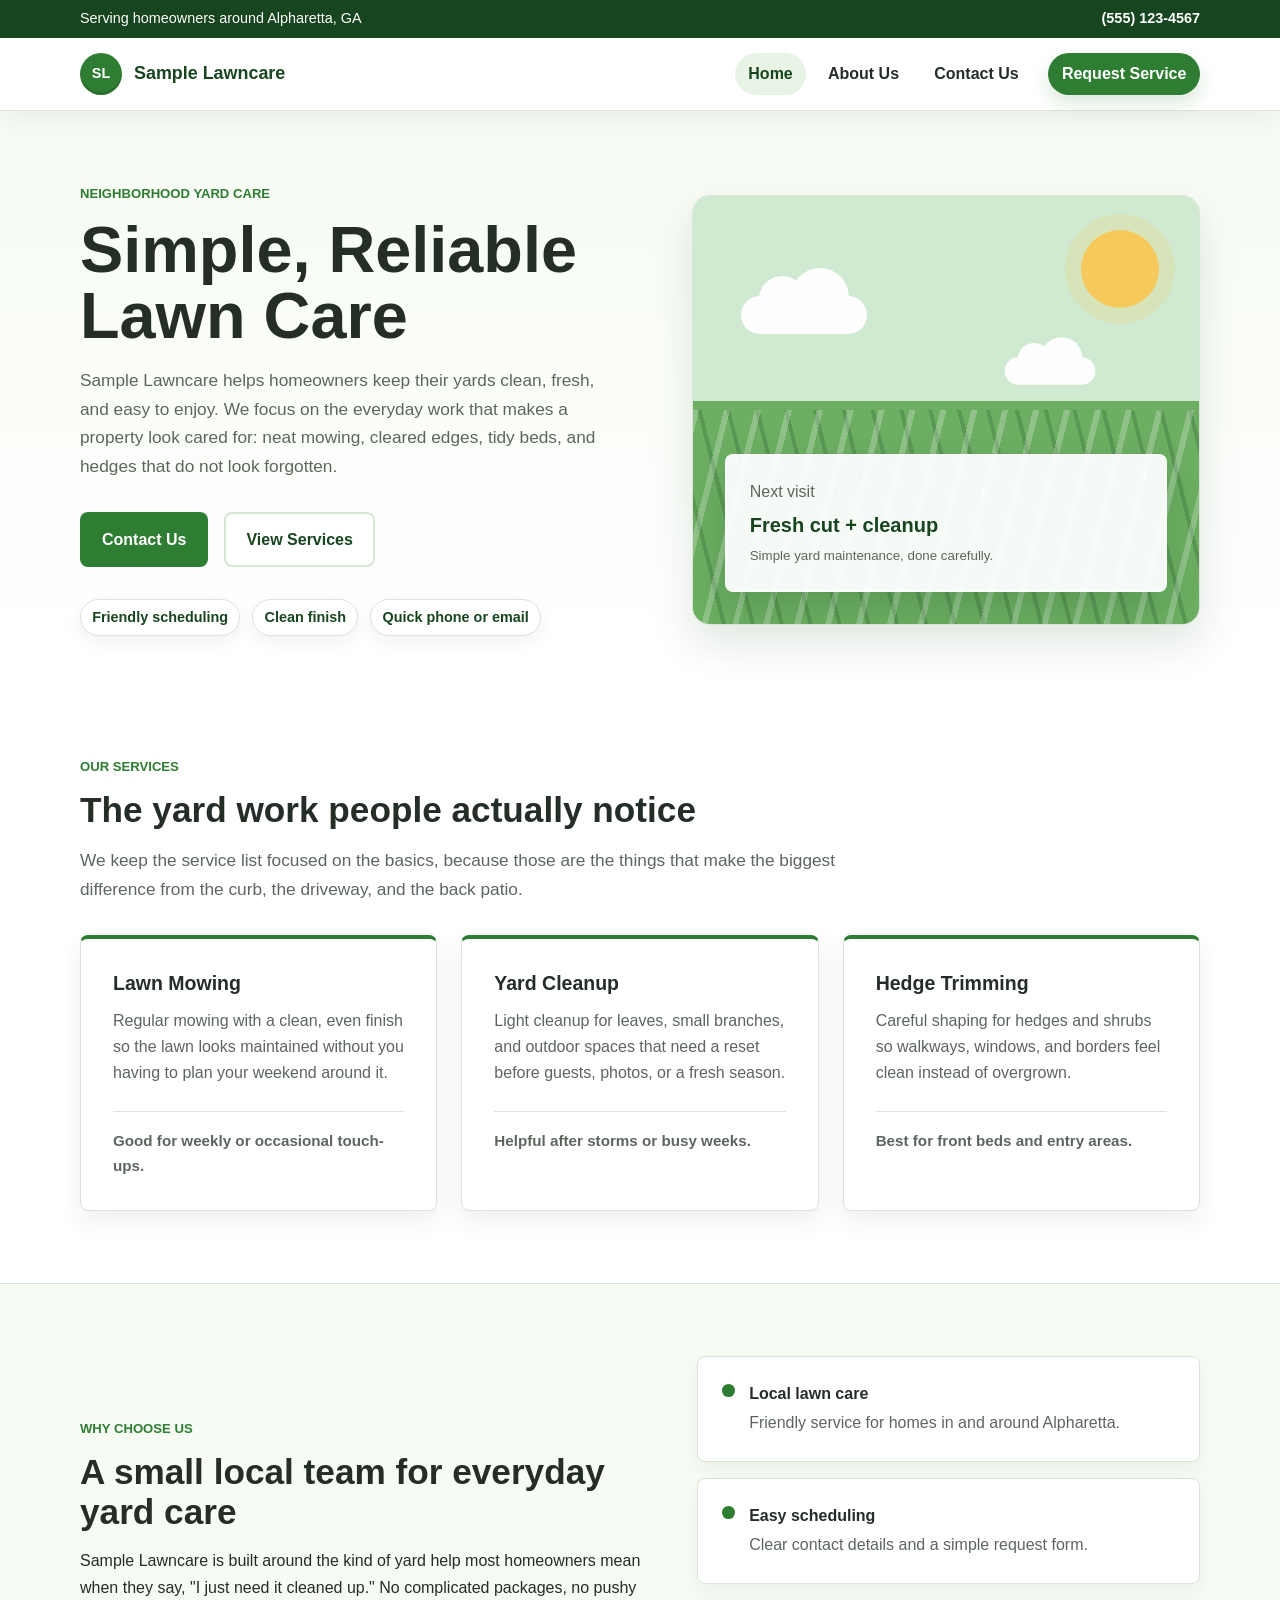
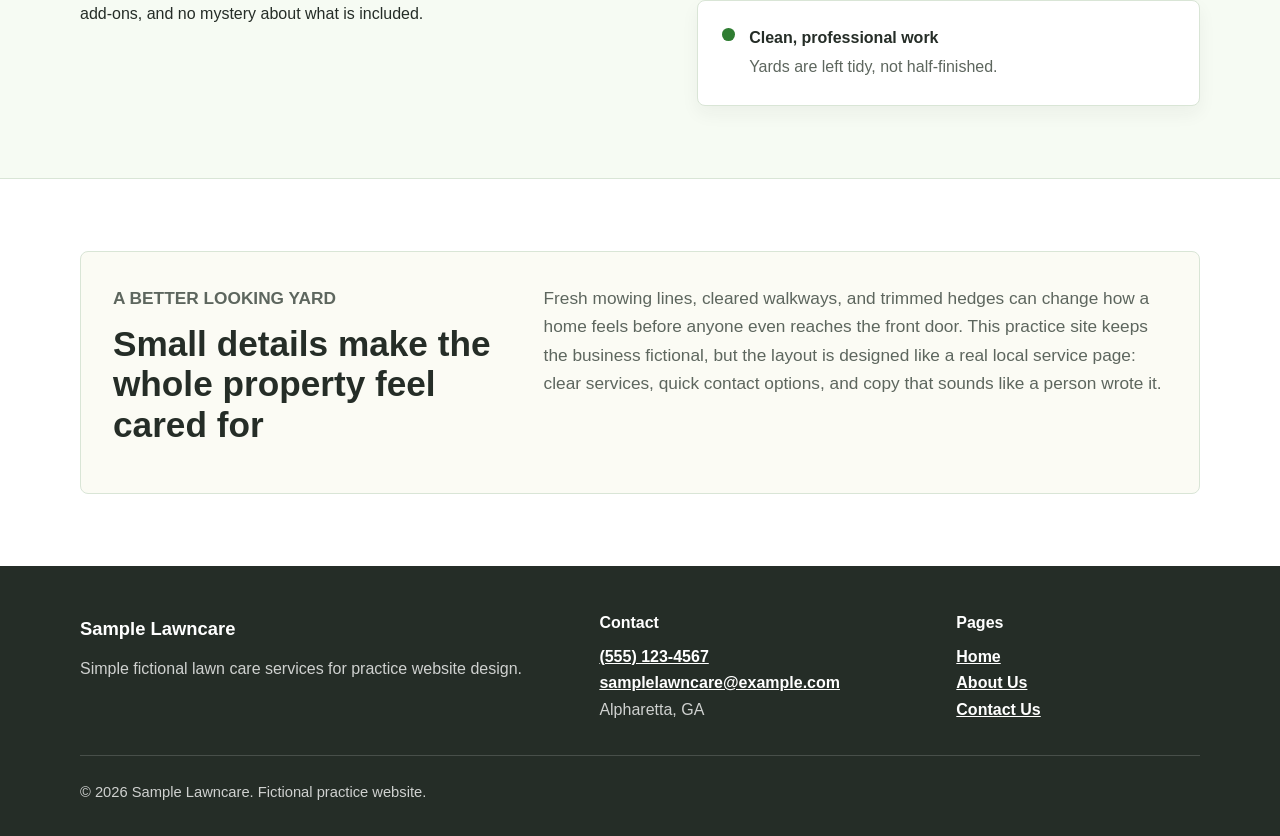
<file: index.html>
<!DOCTYPE html>
<html lang="en">
<head>
  <meta charset="UTF-8">
  <meta name="viewport" content="width=device-width, initial-scale=1.0">
  <meta name="description" content="Sample Lawncare offers simple, reliable lawn care services for homeowners in Alpharetta, GA.">
  <title>Sample Lawncare | Simple Lawn Care Services</title>
  <link rel="stylesheet" href="styles.css">
</head>
<body>
  <header class="site-header">
    <div class="top-bar">
      <div class="container top-bar-content">
        <span>Serving homeowners around Alpharetta, GA</span>
        <a href="tel:+15551234567">(555) 123-4567</a>
      </div>
    </div>

    <nav class="navbar container" aria-label="Main navigation">
      <a class="logo" href="index.html" aria-label="Sample Lawncare home">
        <span class="logo-mark" aria-hidden="true">SL</span>
        <span>Sample Lawncare</span>
      </a>

      <button class="nav-toggle" type="button" aria-label="Open navigation menu" aria-controls="primary-navigation" aria-expanded="false">
        <span></span>
        <span></span>
        <span></span>
      </button>

      <ul class="nav-links" id="primary-navigation">
        <li><a class="active" href="index.html" aria-current="page">Home</a></li>
        <li><a href="about.html">About Us</a></li>
        <li><a href="contact.html">Contact Us</a></li>
        <li><a class="nav-cta" href="contact.html">Request Service</a></li>
      </ul>
    </nav>
  </header>

  <main>
    <!-- Hero section introduces the business and the most important action. -->
    <section class="hero">
      <div class="container hero-grid">
        <div class="hero-content">
          <p class="eyebrow">Neighborhood yard care</p>
          <h1>Simple, Reliable Lawn Care</h1>
          <p class="hero-text">Sample Lawncare helps homeowners keep their yards clean, fresh, and easy to enjoy. We focus on the everyday work that makes a property look cared for: neat mowing, cleared edges, tidy beds, and hedges that do not look forgotten.</p>
          <div class="button-group">
            <a class="button button-primary" href="contact.html">Contact Us</a>
            <a class="button button-secondary" href="#services">View Services</a>
          </div>
          <div class="hero-notes" aria-label="Service highlights">
            <span>Friendly scheduling</span>
            <span>Clean finish</span>
            <span>Quick phone or email</span>
          </div>
        </div>

        <div class="hero-visual" aria-label="Decorative lawn care illustration created with CSS">
          <div class="sun"></div>
          <div class="cloud cloud-one"></div>
          <div class="cloud cloud-two"></div>
          <div class="grass-lines"></div>
          <div class="yard-card">
            <span>Next visit</span>
            <strong>Fresh cut + cleanup</strong>
            <small>Simple yard maintenance, done carefully.</small>
          </div>
        </div>
      </div>
    </section>

    <!-- Service cards give visitors a quick look at the exact services offered. -->
    <section class="section" id="services">
      <div class="container">
        <div class="section-heading">
          <p class="eyebrow">Our services</p>
          <h2>The yard work people actually notice</h2>
          <p>We keep the service list focused on the basics, because those are the things that make the biggest difference from the curb, the driveway, and the back patio.</p>
        </div>

        <div class="card-grid">
          <article class="card">
            <h3>Lawn Mowing</h3>
            <p>Regular mowing with a clean, even finish so the lawn looks maintained without you having to plan your weekend around it.</p>
            <p class="card-note">Good for weekly or occasional touch-ups.</p>
          </article>

          <article class="card">
            <h3>Yard Cleanup</h3>
            <p>Light cleanup for leaves, small branches, and outdoor spaces that need a reset before guests, photos, or a fresh season.</p>
            <p class="card-note">Helpful after storms or busy weeks.</p>
          </article>

          <article class="card">
            <h3>Hedge Trimming</h3>
            <p>Careful shaping for hedges and shrubs so walkways, windows, and borders feel clean instead of overgrown.</p>
            <p class="card-note">Best for front beds and entry areas.</p>
          </article>
        </div>
      </div>
    </section>

    <section class="section section-soft">
      <div class="container split-section">
        <div>
          <p class="eyebrow">Why choose us</p>
          <h2>A small local team for everyday yard care</h2>
          <p>Sample Lawncare is built around the kind of yard help most homeowners mean when they say, "I just need it cleaned up." No complicated packages, no pushy add-ons, and no mystery about what is included.</p>
        </div>

        <ul class="check-list">
          <li><strong>Local lawn care</strong><span>Friendly service for homes in and around Alpharetta.</span></li>
          <li><strong>Easy scheduling</strong><span>Clear contact details and a simple request form.</span></li>
          <li><strong>Clean, professional work</strong><span>Yards are left tidy, not half-finished.</span></li>
        </ul>
      </div>
    </section>

    <section class="section">
      <div class="container service-note">
        <div>
          <p class="eyebrow">A better looking yard</p>
          <h2>Small details make the whole property feel cared for</h2>
        </div>
        <p>Fresh mowing lines, cleared walkways, and trimmed hedges can change how a home feels before anyone even reaches the front door. This practice site keeps the business fictional, but the layout is designed like a real local service page: clear services, quick contact options, and copy that sounds like a person wrote it.</p>
      </div>
    </section>
  </main>

  <footer class="site-footer">
    <div class="container footer-grid">
      <div>
        <a class="footer-logo" href="index.html">Sample Lawncare</a>
        <p>Simple fictional lawn care services for practice website design.</p>
      </div>
      <div>
        <h2>Contact</h2>
        <p><a href="tel:+15551234567">(555) 123-4567</a><br><a href="mailto:samplelawncare@example.com">samplelawncare@example.com</a><br>Alpharetta, GA</p>
      </div>
      <div>
        <h2>Pages</h2>
        <p><a href="index.html">Home</a><br><a href="about.html">About Us</a><br><a href="contact.html">Contact Us</a></p>
      </div>
      <p class="footer-bottom">&copy; 2026 Sample Lawncare. Fictional practice website.</p>
    </div>
  </footer>

  <script src="script.js"></script>
</body>
</html>
</file>
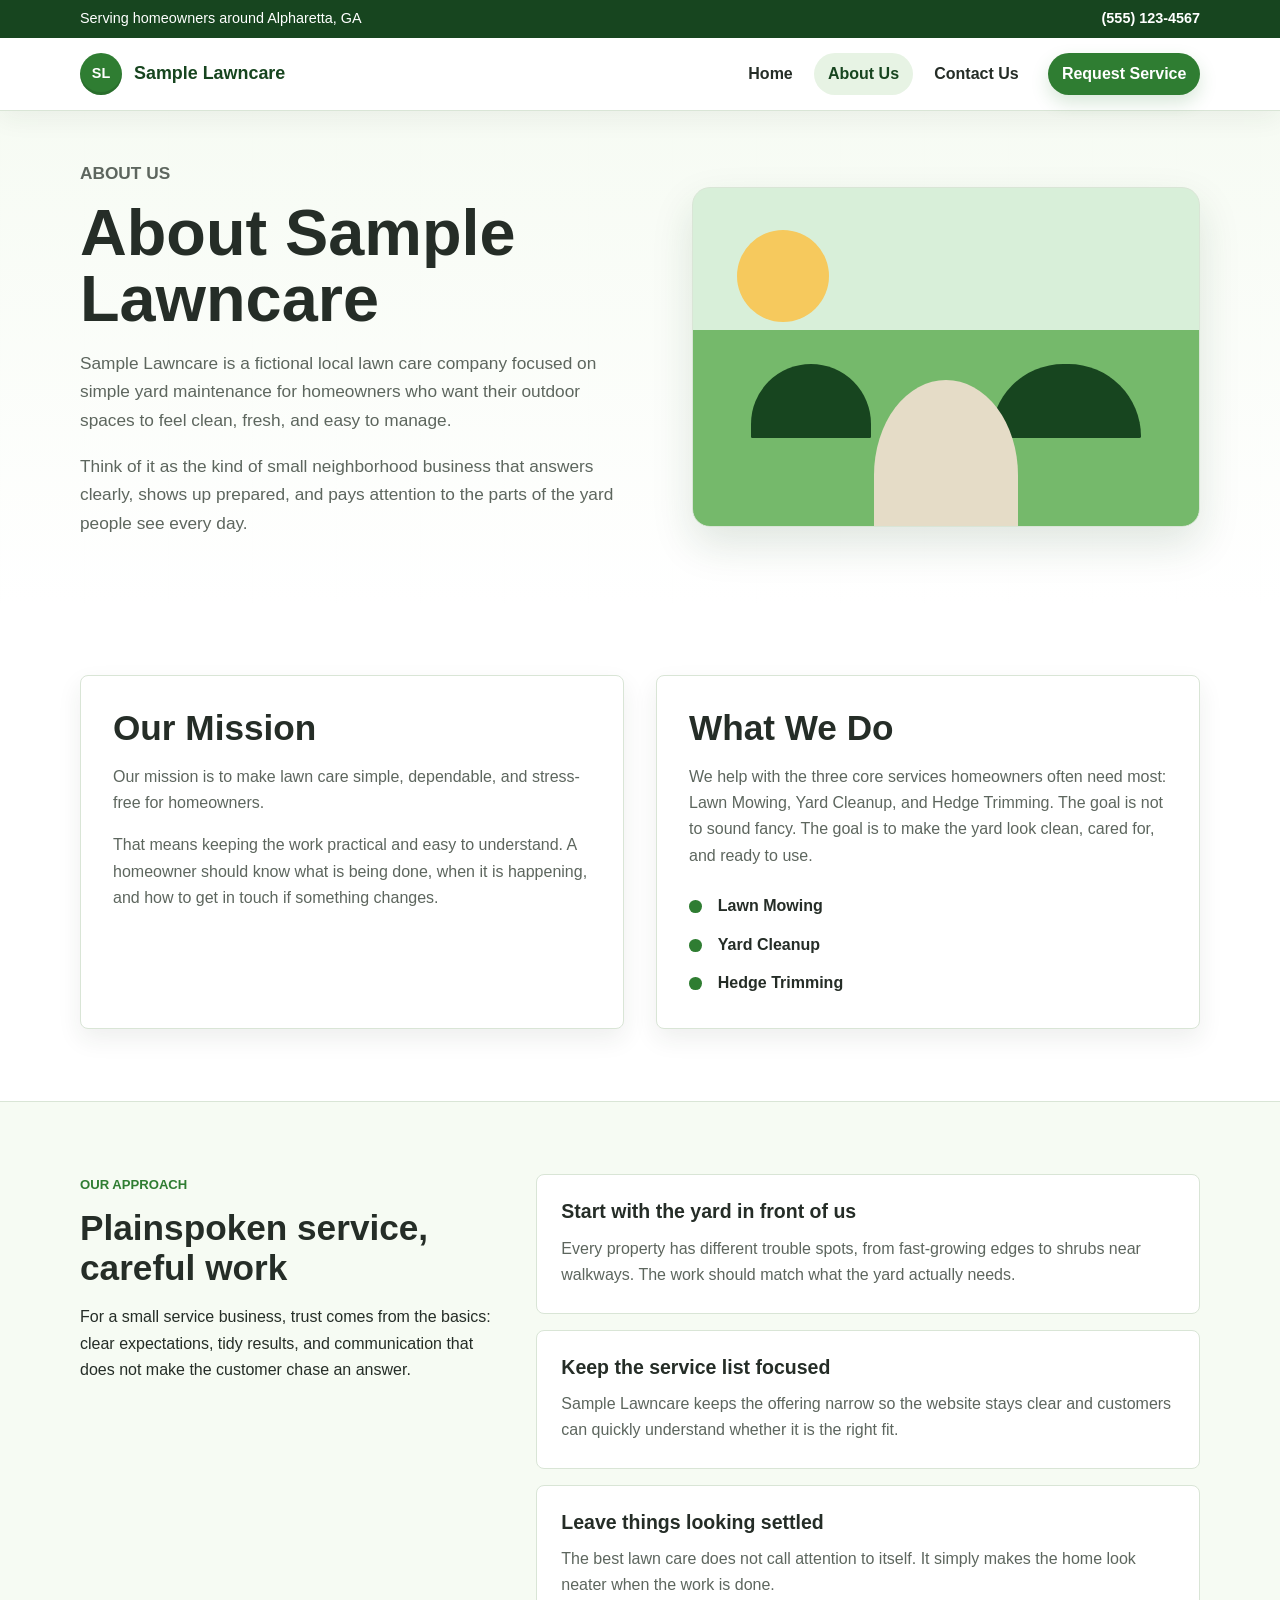
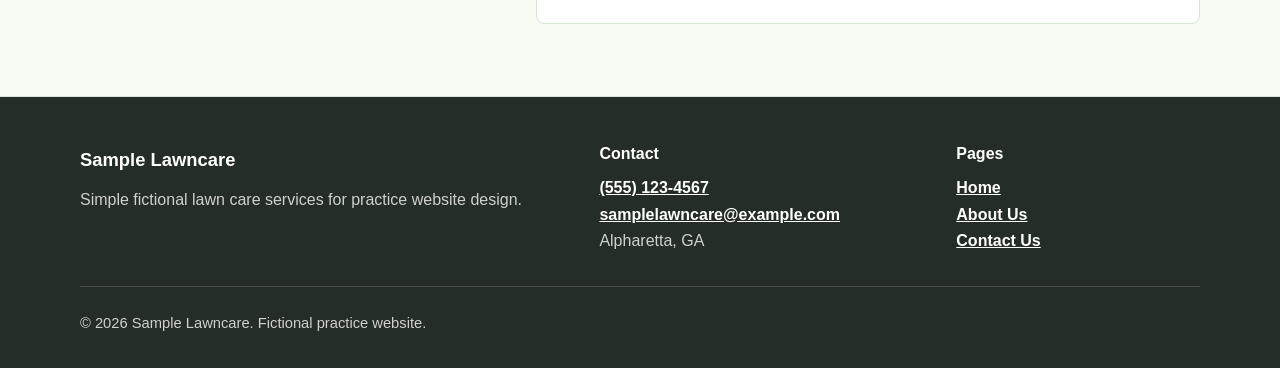
<file: about.html>
<!DOCTYPE html>
<html lang="en">
<head>
  <meta charset="UTF-8">
  <meta name="viewport" content="width=device-width, initial-scale=1.0">
  <meta name="description" content="Learn about Sample Lawncare, a fictional local lawn care company focused on simple yard maintenance.">
  <title>About Sample Lawncare</title>
  <link rel="stylesheet" href="styles.css">
</head>
<body>
  <header class="site-header">
    <div class="top-bar">
      <div class="container top-bar-content">
        <span>Serving homeowners around Alpharetta, GA</span>
        <a href="tel:+15551234567">(555) 123-4567</a>
      </div>
    </div>

    <nav class="navbar container" aria-label="Main navigation">
      <a class="logo" href="index.html" aria-label="Sample Lawncare home">
        <span class="logo-mark" aria-hidden="true">SL</span>
        <span>Sample Lawncare</span>
      </a>

      <button class="nav-toggle" type="button" aria-label="Open navigation menu" aria-controls="primary-navigation" aria-expanded="false">
        <span></span>
        <span></span>
        <span></span>
      </button>

      <ul class="nav-links" id="primary-navigation">
        <li><a href="index.html">Home</a></li>
        <li><a class="active" href="about.html" aria-current="page">About Us</a></li>
        <li><a href="contact.html">Contact Us</a></li>
        <li><a class="nav-cta" href="contact.html">Request Service</a></li>
      </ul>
    </nav>
  </header>

  <main>
    <section class="page-hero">
      <div class="container page-hero-grid">
        <div>
          <p class="eyebrow">About us</p>
          <h1>About Sample Lawncare</h1>
          <p>Sample Lawncare is a fictional local lawn care company focused on simple yard maintenance for homeowners who want their outdoor spaces to feel clean, fresh, and easy to manage.</p>
          <p>Think of it as the kind of small neighborhood business that answers clearly, shows up prepared, and pays attention to the parts of the yard people see every day.</p>
        </div>

        <!-- This placeholder is CSS-only so the project does not rely on external images. -->
        <div class="image-placeholder" role="img" aria-label="Simple illustrated lawn with shrubs and a small path">
          <div class="placeholder-sky"></div>
          <div class="placeholder-shrub shrub-left"></div>
          <div class="placeholder-shrub shrub-right"></div>
          <div class="placeholder-path"></div>
        </div>
      </div>
    </section>

    <section class="section">
      <div class="container two-column">
        <article class="info-panel">
          <h2>Our Mission</h2>
          <p>Our mission is to make lawn care simple, dependable, and stress-free for homeowners.</p>
          <p>That means keeping the work practical and easy to understand. A homeowner should know what is being done, when it is happening, and how to get in touch if something changes.</p>
        </article>

        <article class="info-panel">
          <h2>What We Do</h2>
          <p>We help with the three core services homeowners often need most: Lawn Mowing, Yard Cleanup, and Hedge Trimming. The goal is not to sound fancy. The goal is to make the yard look clean, cared for, and ready to use.</p>
          <ul class="simple-list">
            <li>Lawn Mowing</li>
            <li>Yard Cleanup</li>
            <li>Hedge Trimming</li>
          </ul>
        </article>
      </div>
    </section>

    <section class="section section-soft">
      <div class="container approach-grid">
        <div>
          <p class="eyebrow">Our approach</p>
          <h2>Plainspoken service, careful work</h2>
          <p>For a small service business, trust comes from the basics: clear expectations, tidy results, and communication that does not make the customer chase an answer.</p>
        </div>

        <div class="approach-list">
          <article>
            <h3>Start with the yard in front of us</h3>
            <p>Every property has different trouble spots, from fast-growing edges to shrubs near walkways. The work should match what the yard actually needs.</p>
          </article>
          <article>
            <h3>Keep the service list focused</h3>
            <p>Sample Lawncare keeps the offering narrow so the website stays clear and customers can quickly understand whether it is the right fit.</p>
          </article>
          <article>
            <h3>Leave things looking settled</h3>
            <p>The best lawn care does not call attention to itself. It simply makes the home look neater when the work is done.</p>
          </article>
        </div>
      </div>
    </section>
  </main>

  <footer class="site-footer">
    <div class="container footer-grid">
      <div>
        <a class="footer-logo" href="index.html">Sample Lawncare</a>
        <p>Simple fictional lawn care services for practice website design.</p>
      </div>
      <div>
        <h2>Contact</h2>
        <p><a href="tel:+15551234567">(555) 123-4567</a><br><a href="mailto:samplelawncare@example.com">samplelawncare@example.com</a><br>Alpharetta, GA</p>
      </div>
      <div>
        <h2>Pages</h2>
        <p><a href="index.html">Home</a><br><a href="about.html">About Us</a><br><a href="contact.html">Contact Us</a></p>
      </div>
      <p class="footer-bottom">&copy; 2026 Sample Lawncare. Fictional practice website.</p>
    </div>
  </footer>

  <script src="script.js"></script>
</body>
</html>
</file>
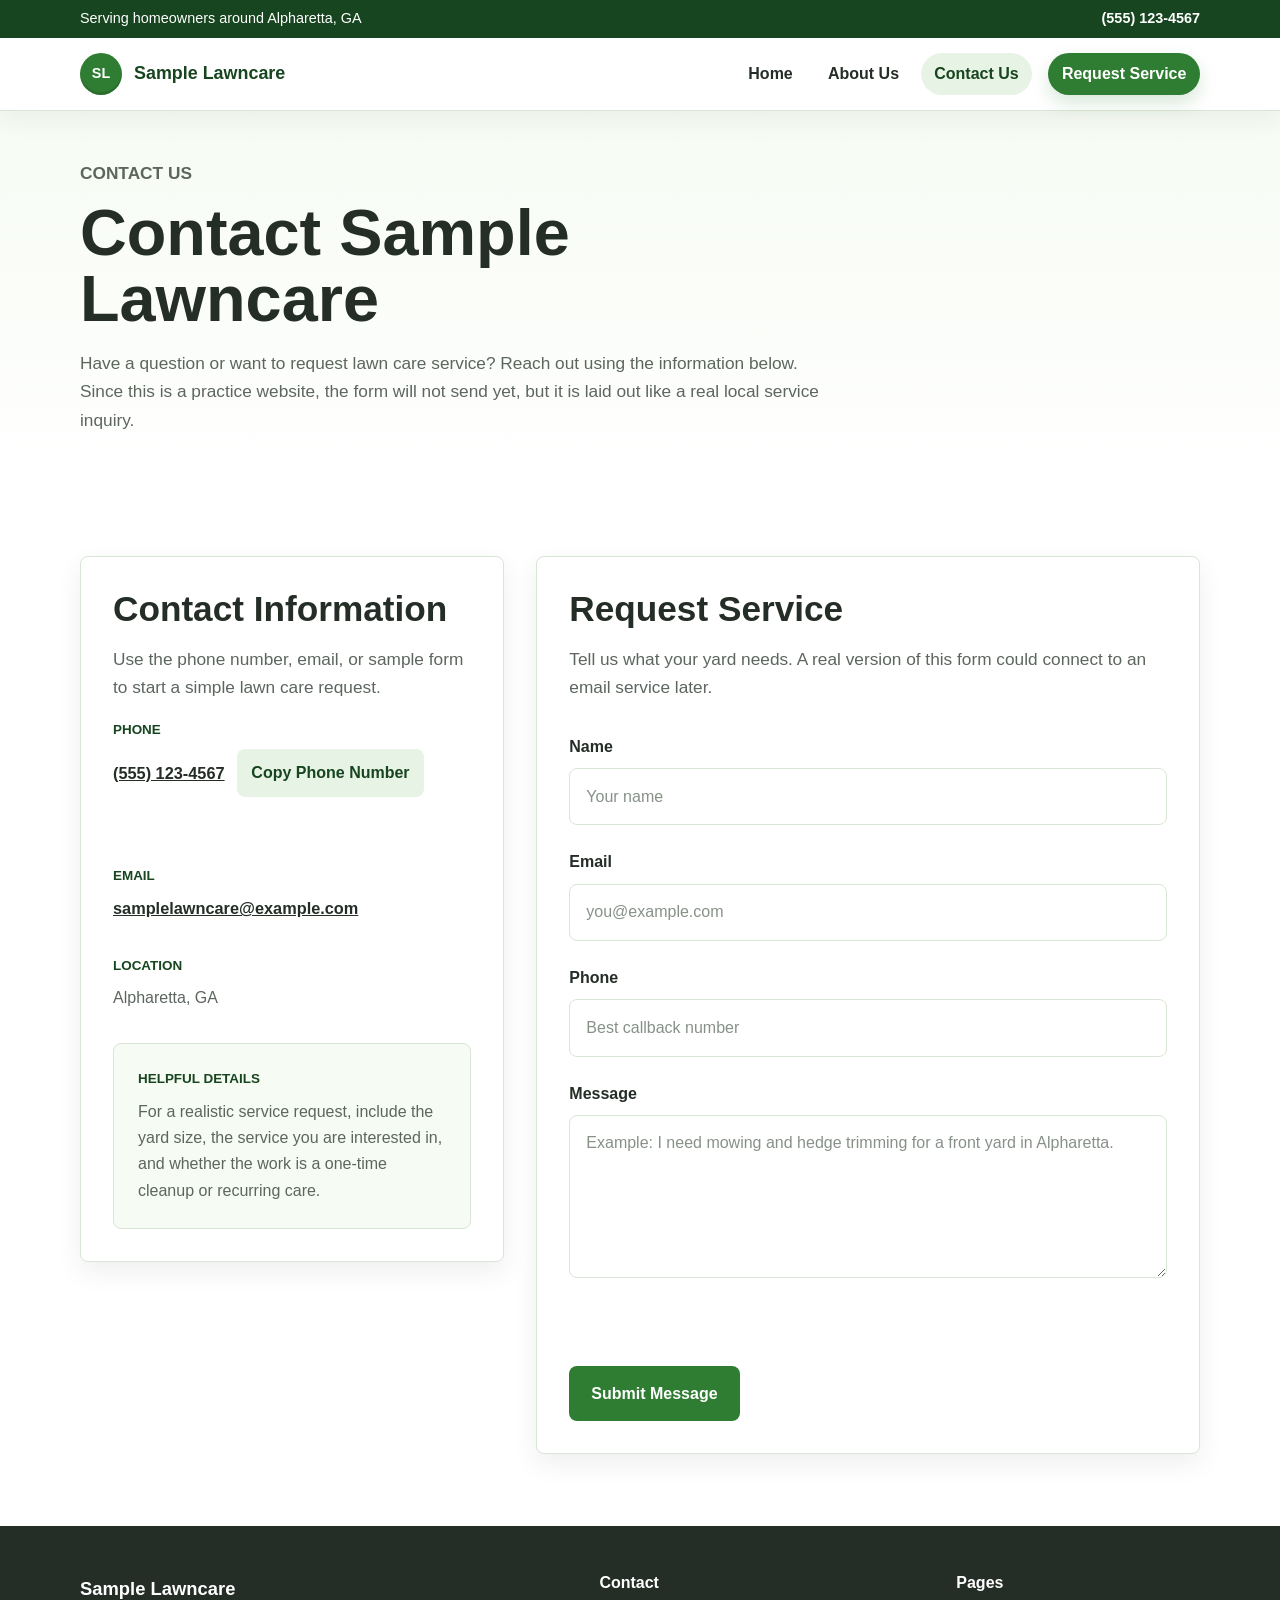
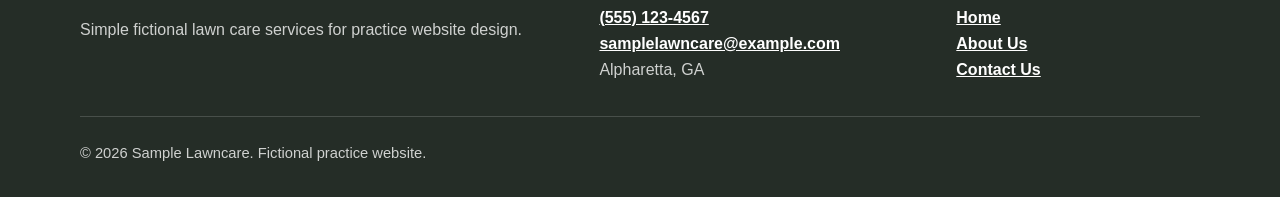
<file: contact.html>
<!DOCTYPE html>
<html lang="en">
<head>
  <meta charset="UTF-8">
  <meta name="viewport" content="width=device-width, initial-scale=1.0">
  <meta name="description" content="Contact Sample Lawncare for fictional lawn care service information in Alpharetta, GA.">
  <title>Contact Sample Lawncare</title>
  <link rel="stylesheet" href="styles.css">
</head>
<body>
  <header class="site-header">
    <div class="top-bar">
      <div class="container top-bar-content">
        <span>Serving homeowners around Alpharetta, GA</span>
        <a href="tel:+15551234567">(555) 123-4567</a>
      </div>
    </div>

    <nav class="navbar container" aria-label="Main navigation">
      <a class="logo" href="index.html" aria-label="Sample Lawncare home">
        <span class="logo-mark" aria-hidden="true">SL</span>
        <span>Sample Lawncare</span>
      </a>

      <button class="nav-toggle" type="button" aria-label="Open navigation menu" aria-controls="primary-navigation" aria-expanded="false">
        <span></span>
        <span></span>
        <span></span>
      </button>

      <ul class="nav-links" id="primary-navigation">
        <li><a href="index.html">Home</a></li>
        <li><a href="about.html">About Us</a></li>
        <li><a class="active" href="contact.html" aria-current="page">Contact Us</a></li>
        <li><a class="nav-cta" href="contact.html">Request Service</a></li>
      </ul>
    </nav>
  </header>

  <main>
    <section class="page-hero compact-page-hero">
      <div class="container">
        <p class="eyebrow">Contact us</p>
        <h1>Contact Sample Lawncare</h1>
        <p>Have a question or want to request lawn care service? Reach out using the information below. Since this is a practice website, the form will not send yet, but it is laid out like a real local service inquiry.</p>
      </div>
    </section>

    <section class="section">
      <div class="container contact-layout">
        <aside class="contact-card" aria-label="Contact information">
          <h2>Contact Information</h2>
          <p class="contact-intro">Use the phone number, email, or sample form to start a simple lawn care request.</p>

          <div class="contact-item">
            <span class="contact-label">Phone</span>
            <div class="phone-row">
              <a class="contact-link" href="tel:+15551234567" id="phone-number">(555) 123-4567</a>
              <button class="button button-small" type="button" id="copy-phone">Copy Phone Number</button>
            </div>
            <p class="status-message" id="copy-message" aria-live="polite"></p>
          </div>

          <div class="contact-item">
            <span class="contact-label">Email</span>
            <a class="contact-link" href="mailto:samplelawncare@example.com">samplelawncare@example.com</a>
          </div>

          <div class="contact-item">
            <span class="contact-label">Location</span>
            <p>Alpharetta, GA</p>
          </div>

          <div class="contact-item note-box">
            <span class="contact-label">Helpful details</span>
            <p>For a realistic service request, include the yard size, the service you are interested in, and whether the work is a one-time cleanup or recurring care.</p>
          </div>
        </aside>

        <form class="contact-form" id="contact-form" novalidate>
          <h2>Request Service</h2>
          <p>Tell us what your yard needs. A real version of this form could connect to an email service later.</p>

          <div class="form-field">
            <label for="name">Name</label>
            <input type="text" id="name" name="name" autocomplete="name" placeholder="Your name" required>
          </div>

          <div class="form-field">
            <label for="email">Email</label>
            <input type="email" id="email" name="email" autocomplete="email" placeholder="you@example.com" required>
          </div>

          <div class="form-field">
            <label for="phone">Phone</label>
            <input type="tel" id="phone" name="phone" autocomplete="tel" placeholder="Best callback number" required>
          </div>

          <div class="form-field">
            <label for="message">Message</label>
            <textarea id="message" name="message" rows="5" placeholder="Example: I need mowing and hedge trimming for a front yard in Alpharetta." required></textarea>
          </div>

          <p class="form-message" id="form-message" aria-live="polite"></p>

          <button class="button button-primary" type="submit">Submit Message</button>
        </form>
      </div>
    </section>
  </main>

  <footer class="site-footer">
    <div class="container footer-grid">
      <div>
        <a class="footer-logo" href="index.html">Sample Lawncare</a>
        <p>Simple fictional lawn care services for practice website design.</p>
      </div>
      <div>
        <h2>Contact</h2>
        <p><a href="tel:+15551234567">(555) 123-4567</a><br><a href="mailto:samplelawncare@example.com">samplelawncare@example.com</a><br>Alpharetta, GA</p>
      </div>
      <div>
        <h2>Pages</h2>
        <p><a href="index.html">Home</a><br><a href="about.html">About Us</a><br><a href="contact.html">Contact Us</a></p>
      </div>
      <p class="footer-bottom">&copy; 2026 Sample Lawncare. Fictional practice website.</p>
    </div>
  </footer>

  <script src="script.js"></script>
</body>
</html>
</file>
<file: styles.css>
/* Site-wide design tokens. Change these values to quickly adjust the whole design. */
:root {
  --color-green: #2f7d32;
  --color-green-dark: #17451f;
  --color-green-mid: #4f9a4f;
  --color-green-light: #e7f3e4;
  --color-green-soft: #f6fbf3;
  --color-white: #ffffff;
  --color-cream: #fbfbf4;
  --color-gray-dark: #252d27;
  --color-gray: #5d665e;
  --color-border: #d9e5d6;
  --color-error: #b42318;
  --shadow-soft: 0 18px 42px rgba(23, 69, 31, 0.13);
  --shadow-card: 0 10px 24px rgba(37, 45, 39, 0.08);
  --radius-small: 8px;
  --radius-medium: 8px;
  --radius-large: 18px;
  --space-1: 0.5rem;
  --space-2: 0.75rem;
  --space-3: 1rem;
  --space-4: 1.5rem;
  --space-5: 2rem;
  --space-6: 3rem;
  --space-7: 4.5rem;
  --container-width: 1120px;
}

* {
  box-sizing: border-box;
}

html {
  scroll-behavior: smooth;
}

body {
  margin: 0;
  color: var(--color-gray-dark);
  background: var(--color-white);
  font-family: Arial, Helvetica, sans-serif;
  font-size: 16px;
  line-height: 1.65;
}

a {
  color: inherit;
}

.container {
  width: min(100% - 2rem, var(--container-width));
  margin-inline: auto;
}

.site-header {
  position: sticky;
  top: 0;
  z-index: 20;
  background: rgba(255, 255, 255, 0.97);
  border-bottom: 1px solid var(--color-border);
  box-shadow: 0 8px 24px rgba(37, 45, 39, 0.06);
}

.top-bar {
  color: var(--color-white);
  background: var(--color-green-dark);
  font-size: 0.9rem;
}

.top-bar-content {
  display: flex;
  align-items: center;
  justify-content: space-between;
  gap: var(--space-3);
  min-height: 38px;
}

.top-bar a {
  font-weight: 800;
  text-decoration: none;
}

.top-bar a:hover {
  text-decoration: underline;
}

.navbar {
  position: relative;
  display: flex;
  align-items: center;
  justify-content: space-between;
  min-height: 72px;
  gap: var(--space-4);
}

.logo,
.footer-logo {
  color: var(--color-green-dark);
  font-weight: 900;
  text-decoration: none;
}

.logo {
  display: inline-flex;
  align-items: center;
  gap: var(--space-2);
  font-size: 1.12rem;
}

.logo-mark {
  display: inline-grid;
  width: 42px;
  height: 42px;
  place-items: center;
  color: var(--color-white);
  background: var(--color-green);
  border-radius: 50%;
  font-size: 0.9rem;
  letter-spacing: 0;
  box-shadow: inset 0 -3px 0 rgba(0, 0, 0, 0.12);
}

.nav-links {
  display: flex;
  align-items: center;
  gap: var(--space-1);
  margin: 0;
  padding: 0;
  list-style: none;
}

.nav-links a {
  display: inline-flex;
  align-items: center;
  min-height: 42px;
  padding: 0.45rem 0.85rem;
  color: var(--color-gray-dark);
  border-radius: 999px;
  font-weight: 800;
  text-decoration: none;
  transition: background-color 180ms ease, color 180ms ease, transform 180ms ease;
}

.nav-links a:hover,
.nav-links a.active {
  color: var(--color-green-dark);
  background: var(--color-green-light);
}

.nav-links .nav-cta {
  margin-left: var(--space-1);
  color: var(--color-white);
  background: var(--color-green);
  box-shadow: 0 8px 18px rgba(47, 125, 50, 0.18);
}

.nav-links .nav-cta:hover {
  color: var(--color-white);
  background: var(--color-green-dark);
  transform: translateY(-1px);
}

.nav-toggle {
  display: none;
  width: 44px;
  height: 44px;
  padding: 0;
  background: var(--color-white);
  border: 1px solid var(--color-border);
  border-radius: var(--radius-small);
  cursor: pointer;
}

.nav-toggle span {
  display: block;
  width: 20px;
  height: 2px;
  margin: 4px auto;
  background: var(--color-green-dark);
}

.hero,
.page-hero {
  background:
    linear-gradient(180deg, rgba(246, 251, 243, 0.96), rgba(255, 255, 255, 0.96)),
    repeating-linear-gradient(90deg, rgba(47, 125, 50, 0.05) 0 1px, transparent 1px 84px);
}

.hero {
  padding: var(--space-7) 0 var(--space-6);
}

.hero-grid,
.page-hero-grid {
  display: grid;
  grid-template-columns: minmax(0, 1.03fr) minmax(320px, 0.97fr);
  align-items: center;
  gap: var(--space-7);
}

.hero-content {
  max-width: 680px;
}

.eyebrow {
  margin: 0 0 var(--space-2);
  color: var(--color-green);
  font-size: 0.82rem;
  font-weight: 900;
  letter-spacing: 0;
  text-transform: uppercase;
}

h1,
h2,
h3,
p {
  margin-top: 0;
}

h1 {
  max-width: 780px;
  margin-bottom: var(--space-3);
  color: var(--color-gray-dark);
  font-size: 4.05rem;
  line-height: 1.03;
}

h2 {
  margin-bottom: var(--space-3);
  color: var(--color-gray-dark);
  font-size: 2.2rem;
  line-height: 1.14;
}

h3 {
  margin-bottom: var(--space-2);
  color: var(--color-gray-dark);
  font-size: 1.22rem;
  line-height: 1.25;
}

.hero-text,
.page-hero p,
.section-heading,
.service-note p,
.contact-intro,
.contact-form > p {
  color: var(--color-gray);
  font-size: 1.08rem;
}

.button-group {
  display: flex;
  flex-wrap: wrap;
  gap: var(--space-3);
  margin-top: var(--space-5);
}

.button {
  display: inline-flex;
  align-items: center;
  justify-content: center;
  min-height: 48px;
  padding: 0.78rem 1.25rem;
  border: 2px solid transparent;
  border-radius: var(--radius-small);
  font: inherit;
  font-weight: 900;
  text-align: center;
  text-decoration: none;
  cursor: pointer;
  transition: transform 180ms ease, box-shadow 180ms ease, background-color 180ms ease, border-color 180ms ease;
}

.button:hover {
  transform: translateY(-2px);
  box-shadow: var(--shadow-card);
}

.button-primary {
  color: var(--color-white);
  background: var(--color-green);
}

.button-primary:hover {
  background: var(--color-green-dark);
}

.button-secondary {
  color: var(--color-green-dark);
  background: var(--color-white);
  border-color: var(--color-border);
}

.button-secondary:hover {
  border-color: var(--color-green-mid);
}

.button-small {
  min-height: 40px;
  padding: 0.55rem 0.8rem;
  color: var(--color-green-dark);
  background: var(--color-green-light);
}

.hero-notes {
  display: flex;
  flex-wrap: wrap;
  gap: var(--space-2);
  margin-top: var(--space-5);
}

.hero-notes span {
  display: inline-flex;
  align-items: center;
  min-height: 34px;
  padding: 0.35rem 0.7rem;
  color: var(--color-green-dark);
  background: var(--color-white);
  border: 1px solid var(--color-border);
  border-radius: 999px;
  font-size: 0.9rem;
  font-weight: 800;
  box-shadow: 0 6px 16px rgba(37, 45, 39, 0.06);
}

.hero-visual {
  position: relative;
  min-height: 430px;
  overflow: hidden;
  background: linear-gradient(#cfead1 0 48%, #6cae62 48% 100%);
  border: 1px solid var(--color-border);
  border-radius: var(--radius-large);
  box-shadow: var(--shadow-soft);
}

.sun {
  position: absolute;
  top: 34px;
  right: 40px;
  width: 78px;
  height: 78px;
  background: #f6c95d;
  border-radius: 50%;
  box-shadow: 0 0 0 16px rgba(246, 201, 93, 0.2);
}

.cloud,
.cloud::before,
.cloud::after {
  position: absolute;
  background: var(--color-white);
  border-radius: 999px;
}

.cloud {
  width: 126px;
  height: 38px;
  opacity: 0.96;
}

.cloud::before,
.cloud::after {
  content: "";
}

.cloud::before {
  left: 18px;
  bottom: 12px;
  width: 46px;
  height: 46px;
}

.cloud::after {
  right: 18px;
  bottom: 8px;
  width: 58px;
  height: 58px;
}

.cloud-one {
  top: 100px;
  left: 48px;
}

.cloud-two {
  top: 156px;
  right: 86px;
  transform: scale(0.72);
}

.grass-lines {
  position: absolute;
  inset: 50% 0 0;
  background:
    repeating-linear-gradient(104deg, rgba(255, 255, 255, 0.24) 0 6px, transparent 6px 30px),
    repeating-linear-gradient(76deg, rgba(23, 69, 31, 0.22) 0 4px, transparent 4px 28px);
}

.yard-card {
  position: absolute;
  left: var(--space-5);
  right: var(--space-5);
  bottom: var(--space-5);
  padding: var(--space-4);
  color: var(--color-gray-dark);
  background: rgba(255, 255, 255, 0.94);
  border: 1px solid rgba(255, 255, 255, 0.82);
  border-radius: var(--radius-medium);
  box-shadow: 0 18px 38px rgba(23, 69, 31, 0.18);
}

.yard-card span,
.yard-card small {
  display: block;
  color: var(--color-gray);
}

.yard-card strong {
  display: block;
  margin: 0.2rem 0;
  color: var(--color-green-dark);
  font-size: 1.25rem;
}

.section {
  padding: var(--space-7) 0;
}

.section-soft {
  background: var(--color-green-soft);
  border-block: 1px solid var(--color-border);
}

.section-heading {
  max-width: 760px;
  margin-bottom: var(--space-5);
}

.card-grid {
  display: grid;
  grid-template-columns: repeat(3, 1fr);
  gap: var(--space-4);
}

.card,
.info-panel,
.contact-card,
.contact-form {
  background: var(--color-white);
  border: 1px solid var(--color-border);
  border-radius: var(--radius-medium);
  box-shadow: var(--shadow-card);
}

.card {
  min-height: 100%;
  padding: var(--space-5);
  border-top: 4px solid var(--color-green);
  transition: transform 180ms ease, box-shadow 180ms ease;
}

.card:hover {
  transform: translateY(-4px);
  box-shadow: var(--shadow-soft);
}

.card p,
.info-panel p,
.contact-card p,
.approach-list p {
  color: var(--color-gray);
}

.card-note {
  margin: var(--space-4) 0 0;
  padding-top: var(--space-3);
  border-top: 1px solid var(--color-border);
  color: var(--color-green-dark);
  font-size: 0.95rem;
  font-weight: 800;
}

.split-section,
.two-column,
.contact-layout,
.approach-grid,
.service-note {
  display: grid;
  gap: var(--space-5);
}

.split-section {
  grid-template-columns: minmax(0, 1fr) minmax(300px, 0.86fr);
  align-items: center;
}

.check-list,
.simple-list {
  margin: 0;
  padding: 0;
  list-style: none;
}

.check-list {
  display: grid;
  gap: var(--space-3);
}

.check-list li,
.simple-list li {
  position: relative;
  padding-left: 1.8rem;
  color: var(--color-gray-dark);
  font-weight: 800;
}

.check-list li {
  padding: var(--space-4) var(--space-4) var(--space-4) 3.2rem;
  background: var(--color-white);
  border: 1px solid var(--color-border);
  border-radius: var(--radius-medium);
  box-shadow: 0 8px 18px rgba(37, 45, 39, 0.05);
}

.check-list li::before,
.simple-list li::before {
  content: "";
  position: absolute;
  left: 0;
  top: 0.45rem;
  width: 0.8rem;
  height: 0.8rem;
  background: var(--color-green);
  border-radius: 50%;
}

.check-list li::before {
  left: var(--space-4);
  top: 1.7rem;
}

.check-list span {
  display: block;
  margin-top: 0.2rem;
  color: var(--color-gray);
  font-weight: 400;
}

.service-note {
  grid-template-columns: minmax(260px, 0.78fr) minmax(0, 1.22fr);
  align-items: start;
  padding: var(--space-5);
  background: var(--color-cream);
  border: 1px solid var(--color-border);
  border-radius: var(--radius-medium);
}

.page-hero {
  padding: var(--space-6) 0;
}

.compact-page-hero {
  padding-bottom: var(--space-5);
}

.page-hero p {
  max-width: 760px;
}

.image-placeholder {
  position: relative;
  min-height: 340px;
  overflow: hidden;
  background: linear-gradient(#d8efd9 0 42%, #75b96b 42% 100%);
  border: 1px solid var(--color-border);
  border-radius: var(--radius-large);
  box-shadow: var(--shadow-soft);
}

.placeholder-sky {
  position: absolute;
  top: 42px;
  left: 44px;
  width: 92px;
  height: 92px;
  background: #f6c95d;
  border-radius: 50%;
}

.placeholder-shrub {
  position: absolute;
  bottom: 88px;
  width: 120px;
  height: 74px;
  background: var(--color-green-dark);
  border-radius: 999px 999px 22px 22px;
}

.shrub-left {
  left: 58px;
}

.shrub-right {
  right: 58px;
  width: 150px;
}

.placeholder-path {
  position: absolute;
  bottom: -44px;
  left: 50%;
  width: 144px;
  height: 190px;
  background: #e5dcc7;
  border-radius: 50% 50% 0 0;
  transform: translateX(-50%);
}

.two-column {
  grid-template-columns: repeat(2, minmax(0, 1fr));
}

.info-panel {
  padding: var(--space-5);
}

.simple-list {
  display: grid;
  gap: var(--space-2);
  margin-top: var(--space-4);
}

.approach-grid {
  grid-template-columns: minmax(260px, 0.78fr) minmax(0, 1.22fr);
  align-items: start;
}

.approach-list {
  display: grid;
  gap: var(--space-3);
}

.approach-list article {
  padding: var(--space-4);
  background: var(--color-white);
  border: 1px solid var(--color-border);
  border-radius: var(--radius-medium);
}

.approach-list p {
  margin-bottom: 0;
}

.contact-layout {
  grid-template-columns: minmax(280px, 0.78fr) minmax(0, 1.22fr);
  align-items: start;
}

.contact-card,
.contact-form {
  padding: var(--space-5);
}

.contact-card {
  position: sticky;
  top: 132px;
}

.contact-item + .contact-item {
  margin-top: var(--space-5);
}

.contact-label {
  display: block;
  margin-bottom: var(--space-1);
  color: var(--color-green-dark);
  font-size: 0.84rem;
  font-weight: 900;
  text-transform: uppercase;
}

.contact-link {
  color: var(--color-gray-dark);
  font-size: 1.02rem;
  font-weight: 900;
  overflow-wrap: anywhere;
}

.phone-row {
  display: flex;
  flex-wrap: wrap;
  align-items: center;
  gap: var(--space-2);
}

.note-box {
  padding: var(--space-4);
  background: var(--color-green-soft);
  border: 1px solid var(--color-border);
  border-radius: var(--radius-medium);
}

.note-box p {
  margin-bottom: 0;
}

.status-message,
.form-message {
  min-height: 1.5rem;
  margin: var(--space-2) 0 0;
  color: var(--color-green-dark);
  font-weight: 800;
}

.contact-form > p {
  margin-bottom: var(--space-5);
}

.form-field {
  margin-bottom: var(--space-4);
}

label {
  display: block;
  margin-bottom: var(--space-1);
  color: var(--color-gray-dark);
  font-weight: 900;
}

input,
textarea {
  width: 100%;
  padding: 0.9rem 1rem;
  color: var(--color-gray-dark);
  background: var(--color-white);
  border: 1px solid var(--color-border);
  border-radius: var(--radius-small);
  font: inherit;
}

input::placeholder,
textarea::placeholder {
  color: #879188;
}

textarea {
  resize: vertical;
}

input:focus,
textarea:focus,
a:focus-visible,
button:focus-visible {
  outline: 3px solid rgba(47, 125, 50, 0.32);
  outline-offset: 3px;
}

.input-error {
  border-color: var(--color-error);
}

.form-message.error {
  color: var(--color-error);
}

.site-footer {
  padding: var(--space-6) 0 var(--space-5);
  color: var(--color-white);
  background: var(--color-gray-dark);
}

.footer-grid {
  display: grid;
  grid-template-columns: minmax(240px, 1.2fr) minmax(180px, 0.8fr) minmax(150px, 0.6fr);
  gap: var(--space-5);
}

.footer-logo,
.site-footer a {
  color: var(--color-white);
}

.footer-logo {
  display: inline-block;
  margin-bottom: var(--space-2);
  font-size: 1.15rem;
}

.site-footer h2 {
  margin-bottom: var(--space-2);
  color: var(--color-white);
  font-size: 1rem;
}

.site-footer p {
  margin-bottom: 0;
  color: rgba(255, 255, 255, 0.78);
}

.site-footer a {
  font-weight: 800;
}

.footer-bottom {
  grid-column: 1 / -1;
  padding-top: var(--space-4);
  border-top: 1px solid rgba(255, 255, 255, 0.16);
  font-size: 0.92rem;
}

@media (max-width: 900px) {
  .nav-toggle {
    display: block;
  }

  .nav-links {
    position: absolute;
    top: calc(100% + 0.5rem);
    left: 0;
    right: 0;
    display: none;
    flex-direction: column;
    align-items: stretch;
    padding: var(--space-3);
    background: var(--color-white);
    border: 1px solid var(--color-border);
    border-radius: var(--radius-medium);
    box-shadow: var(--shadow-card);
  }

  .nav-links.is-open {
    display: flex;
  }

  .nav-links a {
    width: 100%;
  }

  .nav-links .nav-cta {
    margin-left: 0;
  }

  .hero-grid,
  .page-hero-grid,
  .split-section,
  .two-column,
  .contact-layout,
  .approach-grid,
  .service-note {
    grid-template-columns: 1fr;
  }

  .card-grid {
    grid-template-columns: 1fr;
  }

  .contact-card {
    position: static;
  }

  h1 {
    font-size: 3rem;
  }

  h2 {
    font-size: 1.9rem;
  }

  .hero {
    padding: var(--space-6) 0;
  }

  .hero-visual,
  .image-placeholder {
    min-height: 300px;
  }

  .footer-grid {
    grid-template-columns: 1fr 1fr;
  }
}

@media (max-width: 620px) {
  .container {
    width: min(100% - 1.25rem, var(--container-width));
  }

  .top-bar-content {
    align-items: flex-start;
    flex-direction: column;
    gap: 0.15rem;
    padding: 0.45rem 0;
  }

  .navbar {
    min-height: 66px;
  }

  .logo {
    font-size: 1rem;
  }

  .logo-mark {
    width: 38px;
    height: 38px;
  }

  .hero,
  .section,
  .page-hero {
    padding: var(--space-5) 0;
  }

  h1 {
    font-size: 2.32rem;
  }

  h2 {
    font-size: 1.62rem;
  }

  .hero-text,
  .page-hero p,
  .section-heading,
  .service-note p,
  .contact-intro,
  .contact-form > p {
    font-size: 1rem;
  }

  .button-group,
  .phone-row {
    align-items: stretch;
    flex-direction: column;
  }

  .button,
  .button-small {
    width: 100%;
  }

  .hero-notes {
    align-items: stretch;
    flex-direction: column;
  }

  .hero-notes span {
    justify-content: center;
  }

  .hero-visual {
    min-height: 260px;
  }

  .yard-card {
    left: var(--space-3);
    right: var(--space-3);
    bottom: var(--space-3);
    padding: var(--space-3);
  }

  .card,
  .info-panel,
  .contact-card,
  .contact-form,
  .service-note,
  .approach-list article {
    padding: var(--space-4);
  }

  .footer-grid {
    grid-template-columns: 1fr;
  }
}
</file>
